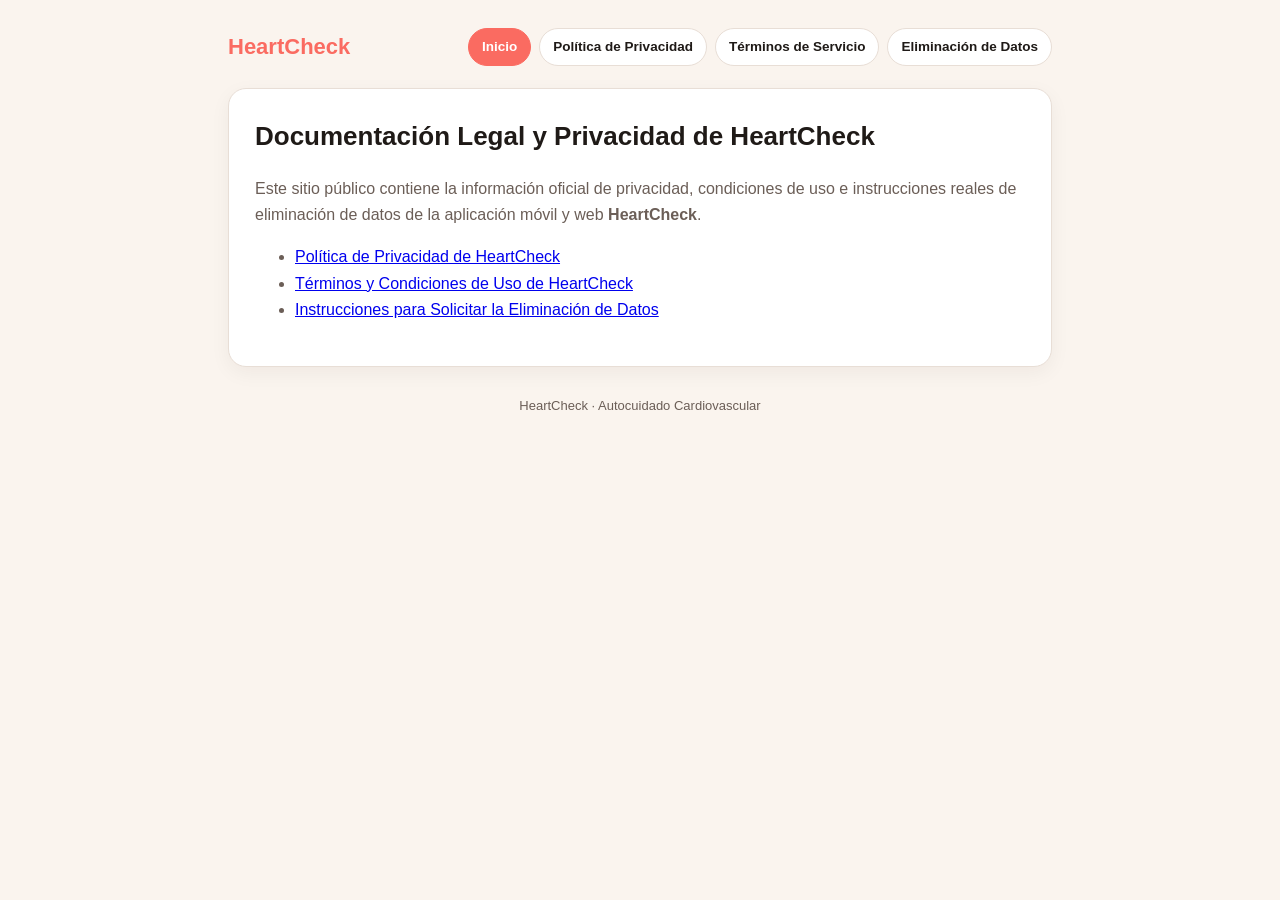
<file: index.html>
<!DOCTYPE html>
<html lang="es">
<head>
  <meta charset="UTF-8" />
  <meta name="viewport" content="width=device-width, initial-scale=1.0" />
  <title>HeartCheck — Documentación Legal Pública</title>
  <link rel="stylesheet" href="./styles.css" />
</head>
<body>
  <div class="wrap">
    <header>
      <a class="brand" href="./index.html">HeartCheck</a>
      <nav>
        <a class="active" href="./index.html">Inicio</a>
        <a href="./privacy.html">Política de Privacidad</a>
        <a href="./terms.html">Términos de Servicio</a>
        <a href="./data-deletion.html">Eliminación de Datos</a>
      </nav>
    </header>
    <main class="card">
      <h1>Documentación Legal y Privacidad de HeartCheck</h1>
      <p>
        Este sitio público contiene la información oficial de privacidad, condiciones de uso e instrucciones
        reales de eliminación de datos de la aplicación móvil y web <strong>HeartCheck</strong>.
      </p>
      <ul>
        <li><a href="./privacy.html">Política de Privacidad de HeartCheck</a></li>
        <li><a href="./terms.html">Términos y Condiciones de Uso de HeartCheck</a></li>
        <li><a href="./data-deletion.html">Instrucciones para Solicitar la Eliminación de Datos</a></li>
      </ul>
    </main>
    <footer>HeartCheck · Autocuidado Cardiovascular</footer>
  </div>
</body>
</html>
</file>
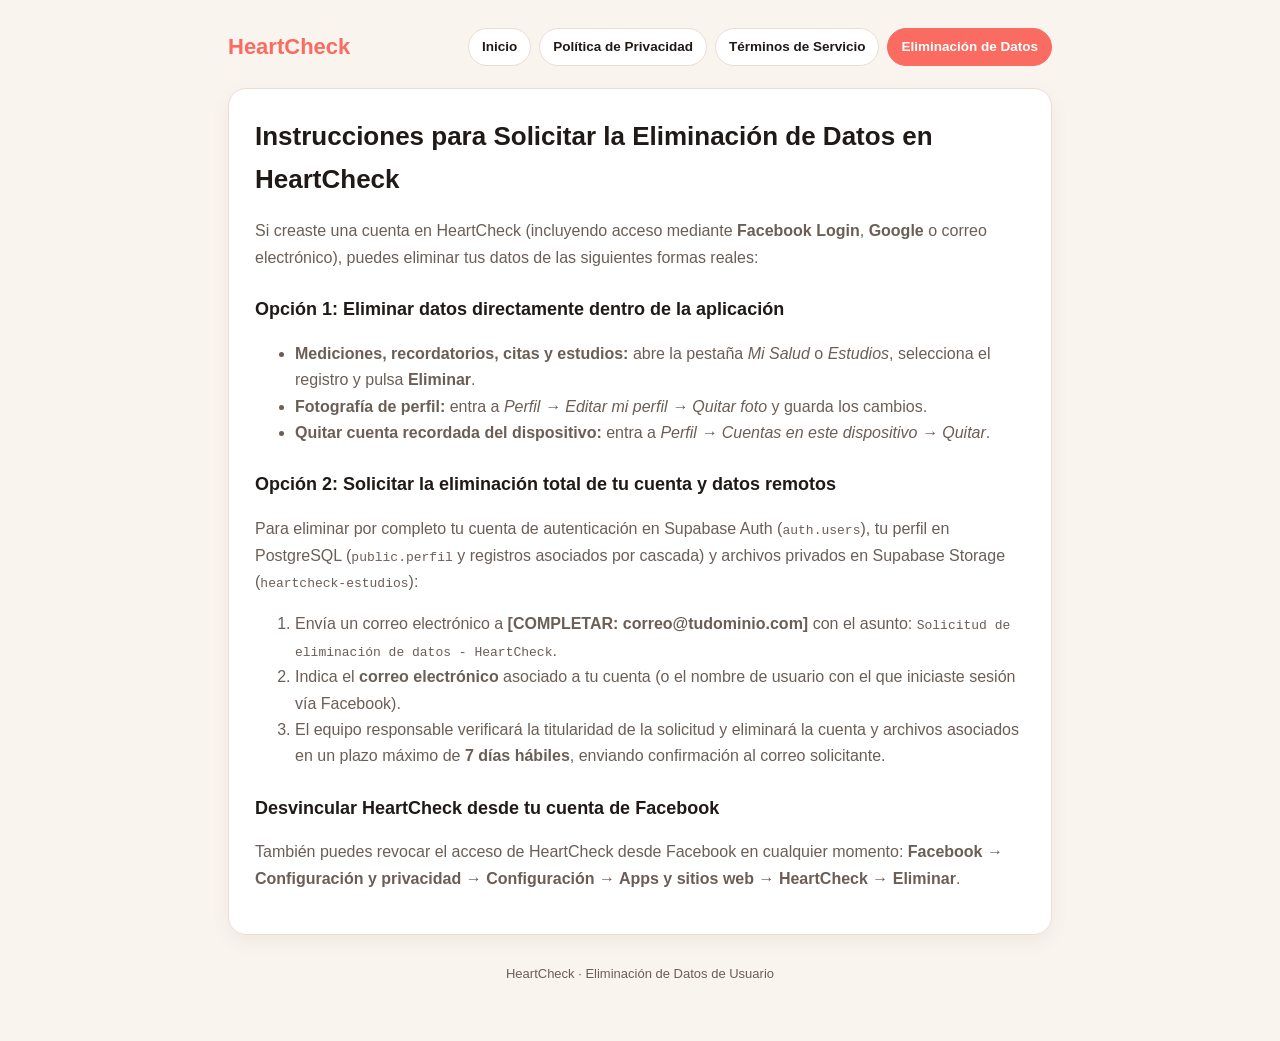
<file: data-deletion.html>
<!DOCTYPE html>
<html lang="es">
<head>
  <meta charset="UTF-8" />
  <meta name="viewport" content="width=device-width, initial-scale=1.0" />
  <title>Eliminación de Datos — HeartCheck</title>
  <link rel="stylesheet" href="./styles.css" />
</head>
<body>
  <div class="wrap">
    <header>
      <a class="brand" href="./index.html">HeartCheck</a>
      <nav>
        <a href="./index.html">Inicio</a>
        <a href="./privacy.html">Política de Privacidad</a>
        <a href="./terms.html">Términos de Servicio</a>
        <a class="active" href="./data-deletion.html">Eliminación de Datos</a>
      </nav>
    </header>
    <main class="card">
      <h1>Instrucciones para Solicitar la Eliminación de Datos en HeartCheck</h1>
      <p>
        Si creaste una cuenta en HeartCheck (incluyendo acceso mediante <strong>Facebook Login</strong>, <strong>Google</strong> o correo electrónico),
        puedes eliminar tus datos de las siguientes formas reales:
      </p>

      <h2>Opción 1: Eliminar datos directamente dentro de la aplicación</h2>
      <ul>
        <li><strong>Mediciones, recordatorios, citas y estudios:</strong> abre la pestaña <em>Mi Salud</em> o <em>Estudios</em>, selecciona el registro y pulsa <strong>Eliminar</strong>.</li>
        <li><strong>Fotografía de perfil:</strong> entra a <em>Perfil → Editar mi perfil → Quitar foto</em> y guarda los cambios.</li>
        <li><strong>Quitar cuenta recordada del dispositivo:</strong> entra a <em>Perfil → Cuentas en este dispositivo → Quitar</em>.</li>
      </ul>

      <h2>Opción 2: Solicitar la eliminación total de tu cuenta y datos remotos</h2>
      <p>
        Para eliminar por completo tu cuenta de autenticación en Supabase Auth (<code>auth.users</code>), tu perfil en PostgreSQL
        (<code>public.perfil</code> y registros asociados por cascada) y archivos privados en Supabase Storage (<code>heartcheck-estudios</code>):
      </p>
      <ol>
        <li>Envía un correo electrónico a <strong>[COMPLETAR: correo@tudominio.com]</strong> con el asunto: <code>Solicitud de eliminación de datos - HeartCheck</code>.</li>
        <li>Indica el <strong>correo electrónico</strong> asociado a tu cuenta (o el nombre de usuario con el que iniciaste sesión vía Facebook).</li>
        <li>El equipo responsable verificará la titularidad de la solicitud y eliminará la cuenta y archivos asociados en un plazo máximo de <strong>7 días hábiles</strong>, enviando confirmación al correo solicitante.</li>
      </ol>

      <h2>Desvincular HeartCheck desde tu cuenta de Facebook</h2>
      <p>
        También puedes revocar el acceso de HeartCheck desde Facebook en cualquier momento:
        <strong>Facebook → Configuración y privacidad → Configuración → Apps y sitios web → HeartCheck → Eliminar</strong>.
      </p>
    </main>
    <footer>HeartCheck · Eliminación de Datos de Usuario</footer>
  </div>
</body>
</html>
</file>
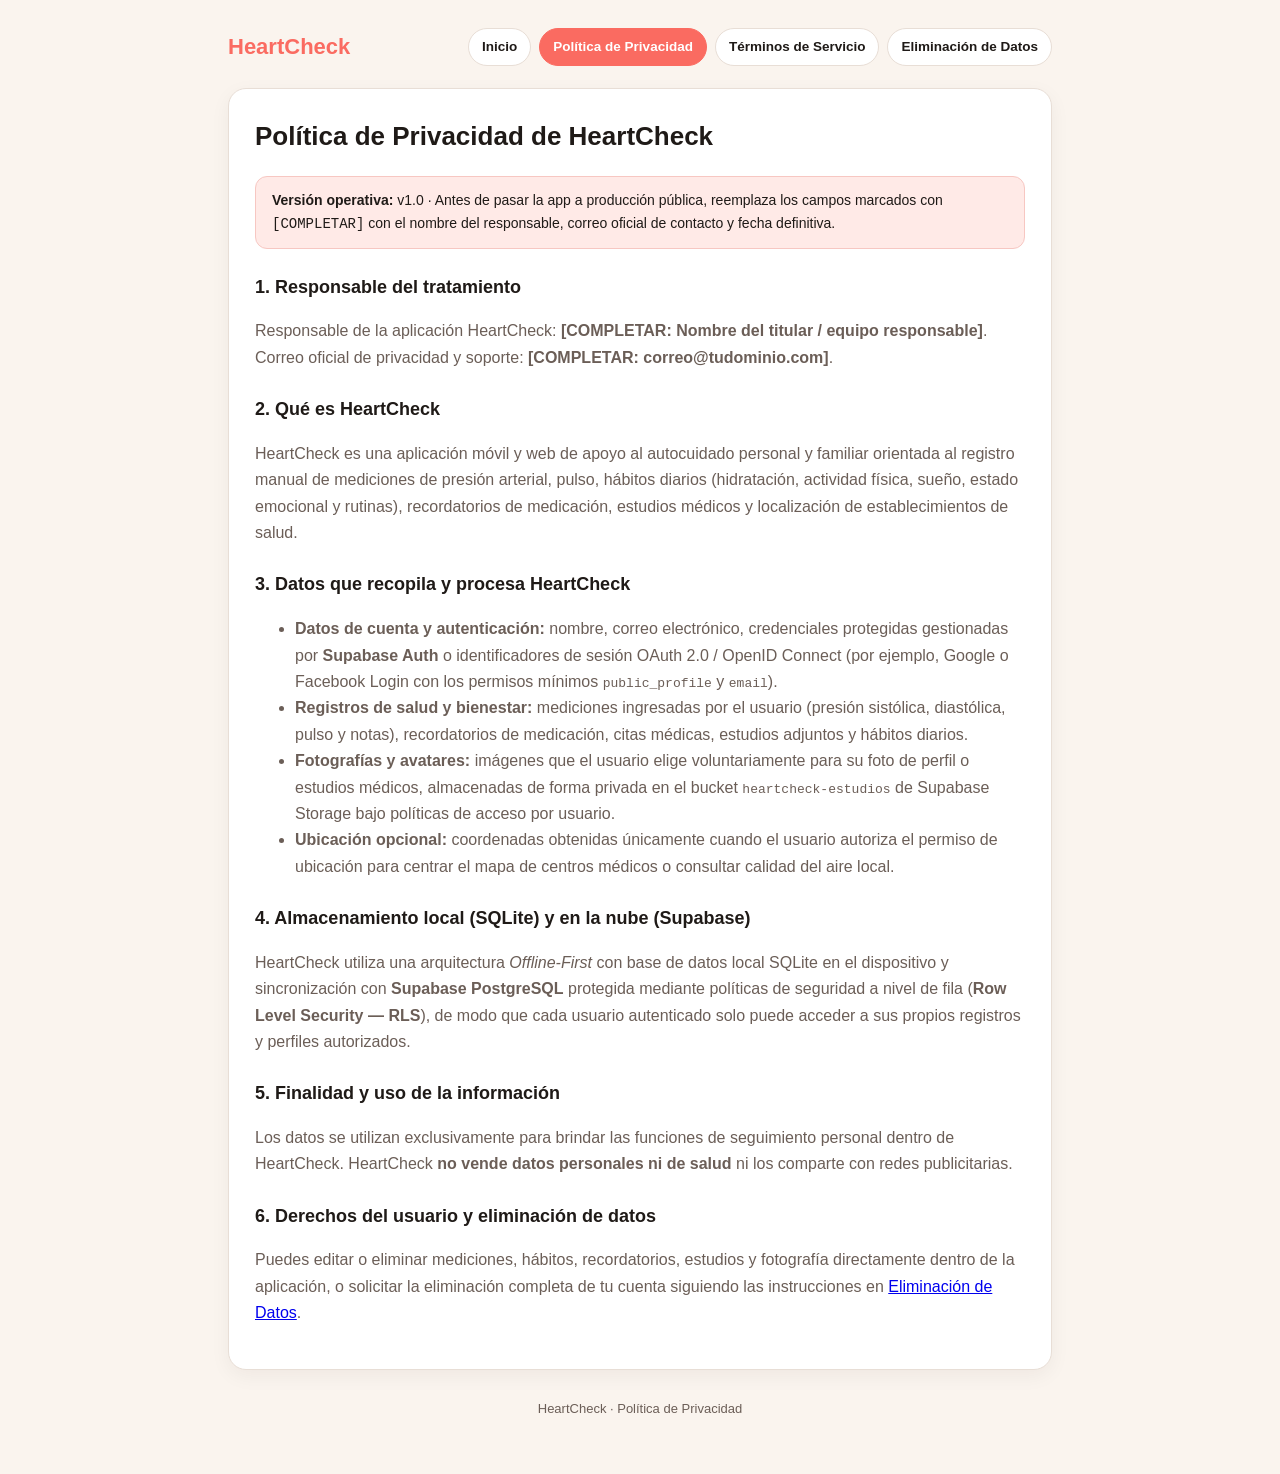
<file: privacy.html>
<!DOCTYPE html>
<html lang="es">
<head>
  <meta charset="UTF-8" />
  <meta name="viewport" content="width=device-width, initial-scale=1.0" />
  <title>Política de Privacidad — HeartCheck</title>
  <link rel="stylesheet" href="./styles.css" />
</head>
<body>
  <div class="wrap">
    <header>
      <a class="brand" href="./index.html">HeartCheck</a>
      <nav>
        <a href="./index.html">Inicio</a>
        <a class="active" href="./privacy.html">Política de Privacidad</a>
        <a href="./terms.html">Términos de Servicio</a>
        <a href="./data-deletion.html">Eliminación de Datos</a>
      </nav>
    </header>
    <main class="card">
      <h1>Política de Privacidad de HeartCheck</h1>
      <div class="notice">
        <strong>Versión operativa:</strong> v1.0 · Antes de pasar la app a producción pública, reemplaza los campos marcados con
        <code>[COMPLETAR]</code> con el nombre del responsable, correo oficial de contacto y fecha definitiva.
      </div>

      <h2>1. Responsable del tratamiento</h2>
      <p>
        Responsable de la aplicación HeartCheck: <strong>[COMPLETAR: Nombre del titular / equipo responsable]</strong>.<br />
        Correo oficial de privacidad y soporte: <strong>[COMPLETAR: correo@tudominio.com]</strong>.
      </p>

      <h2>2. Qué es HeartCheck</h2>
      <p>
        HeartCheck es una aplicación móvil y web de apoyo al autocuidado personal y familiar orientada al registro manual
        de mediciones de presión arterial, pulso, hábitos diarios (hidratación, actividad física, sueño, estado emocional y rutinas),
        recordatorios de medicación, estudios médicos y localización de establecimientos de salud.
      </p>

      <h2>3. Datos que recopila y procesa HeartCheck</h2>
      <ul>
        <li><strong>Datos de cuenta y autenticación:</strong> nombre, correo electrónico, credenciales protegidas gestionadas por <strong>Supabase Auth</strong> o identificadores de sesión OAuth 2.0 / OpenID Connect (por ejemplo, Google o Facebook Login con los permisos mínimos <code>public_profile</code> y <code>email</code>).</li>
        <li><strong>Registros de salud y bienestar:</strong> mediciones ingresadas por el usuario (presión sistólica, diastólica, pulso y notas), recordatorios de medicación, citas médicas, estudios adjuntos y hábitos diarios.</li>
        <li><strong>Fotografías y avatares:</strong> imágenes que el usuario elige voluntariamente para su foto de perfil o estudios médicos, almacenadas de forma privada en el bucket <code>heartcheck-estudios</code> de Supabase Storage bajo políticas de acceso por usuario.</li>
        <li><strong>Ubicación opcional:</strong> coordenadas obtenidas únicamente cuando el usuario autoriza el permiso de ubicación para centrar el mapa de centros médicos o consultar calidad del aire local.</li>
      </ul>

      <h2>4. Almacenamiento local (SQLite) y en la nube (Supabase)</h2>
      <p>
        HeartCheck utiliza una arquitectura <em>Offline-First</em> con base de datos local SQLite en el dispositivo y sincronización
        con <strong>Supabase PostgreSQL</strong> protegida mediante políticas de seguridad a nivel de fila (<strong>Row Level Security — RLS</strong>),
        de modo que cada usuario autenticado solo puede acceder a sus propios registros y perfiles autorizados.
      </p>

      <h2>5. Finalidad y uso de la información</h2>
      <p>
        Los datos se utilizan exclusivamente para brindar las funciones de seguimiento personal dentro de HeartCheck.
        HeartCheck <strong>no vende datos personales ni de salud</strong> ni los comparte con redes publicitarias.
      </p>

      <h2>6. Derechos del usuario y eliminación de datos</h2>
      <p>
        Puedes editar o eliminar mediciones, hábitos, recordatorios, estudios y fotografía directamente dentro de la aplicación,
        o solicitar la eliminación completa de tu cuenta siguiendo las instrucciones en
        <a href="./data-deletion.html">Eliminación de Datos</a>.
      </p>
    </main>
    <footer>HeartCheck · Política de Privacidad</footer>
  </div>
</body>
</html>
</file>
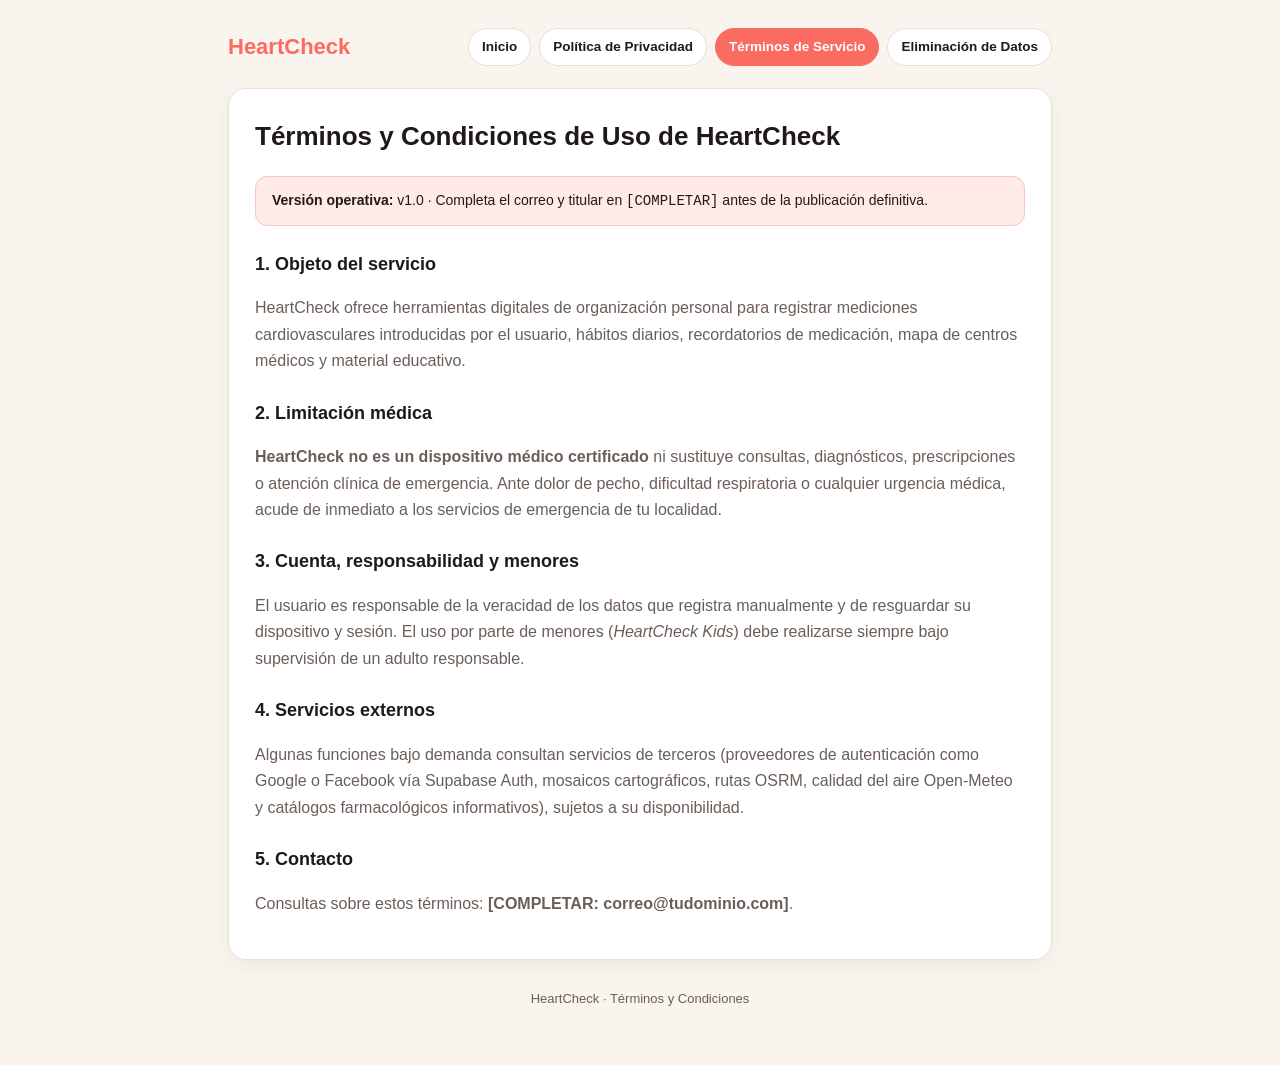
<file: terms.html>
<!DOCTYPE html>
<html lang="es">
<head>
  <meta charset="UTF-8" />
  <meta name="viewport" content="width=device-width, initial-scale=1.0" />
  <title>Términos y Condiciones — HeartCheck</title>
  <link rel="stylesheet" href="./styles.css" />
</head>
<body>
  <div class="wrap">
    <header>
      <a class="brand" href="./index.html">HeartCheck</a>
      <nav>
        <a href="./index.html">Inicio</a>
        <a href="./privacy.html">Política de Privacidad</a>
        <a class="active" href="./terms.html">Términos de Servicio</a>
        <a href="./data-deletion.html">Eliminación de Datos</a>
      </nav>
    </header>
    <main class="card">
      <h1>Términos y Condiciones de Uso de HeartCheck</h1>
      <div class="notice">
        <strong>Versión operativa:</strong> v1.0 · Completa el correo y titular en <code>[COMPLETAR]</code> antes de la publicación definitiva.
      </div>

      <h2>1. Objeto del servicio</h2>
      <p>
        HeartCheck ofrece herramientas digitales de organización personal para registrar mediciones cardiovasculares
        introducidas por el usuario, hábitos diarios, recordatorios de medicación, mapa de centros médicos y material educativo.
      </p>

      <h2>2. Limitación médica</h2>
      <p>
        <strong>HeartCheck no es un dispositivo médico certificado</strong> ni sustituye consultas, diagnósticos,
        prescripciones o atención clínica de emergencia. Ante dolor de pecho, dificultad respiratoria o cualquier urgencia médica,
        acude de inmediato a los servicios de emergencia de tu localidad.
      </p>

      <h2>3. Cuenta, responsabilidad y menores</h2>
      <p>
        El usuario es responsable de la veracidad de los datos que registra manualmente y de resguardar su dispositivo y sesión.
        El uso por parte de menores (<em>HeartCheck Kids</em>) debe realizarse siempre bajo supervisión de un adulto responsable.
      </p>

      <h2>4. Servicios externos</h2>
      <p>
        Algunas funciones bajo demanda consultan servicios de terceros (proveedores de autenticación como Google o Facebook vía Supabase Auth,
        mosaicos cartográficos, rutas OSRM, calidad del aire Open-Meteo y catálogos farmacológicos informativos), sujetos a su disponibilidad.
      </p>

      <h2>5. Contacto</h2>
      <p>
        Consultas sobre estos términos: <strong>[COMPLETAR: correo@tudominio.com]</strong>.
      </p>
    </main>
    <footer>HeartCheck · Términos y Condiciones</footer>
  </div>
</body>
</html>
</file>
<file: styles.css>
:root {
  --bg: #FAF4EE;
  --card: #FFFFFF;
  --border: #E8DED6;
  --text: #1F1A17;
  --muted: #6B5E57;
  --primary: #FA6B61;
  --primary-soft: #FFEAE7;
}
* { box-sizing: border-box; }
body {
  margin: 0;
  font-family: -apple-system, BlinkMacSystemFont, "Segoe UI", Roboto, sans-serif;
  background: var(--bg);
  color: var(--text);
  line-height: 1.65;
}
.wrap {
  max-width: 860px;
  margin: 0 auto;
  padding: 28px 18px 56px;
}
header {
  display: flex;
  flex-wrap: wrap;
  align-items: center;
  justify-content: space-between;
  gap: 12px;
  margin-bottom: 22px;
}
.brand {
  font-size: 22px;
  font-weight: 800;
  color: var(--primary);
  text-decoration: none;
}
nav {
  display: flex;
  flex-wrap: wrap;
  gap: 8px;
}
nav a {
  text-decoration: none;
  color: var(--text);
  background: var(--card);
  border: 1px solid var(--border);
  padding: 7px 13px;
  border-radius: 999px;
  font-size: 13.5px;
  font-weight: 600;
}
nav a.active {
  background: var(--primary);
  color: #FFFFFF;
  border-color: var(--primary);
}
.card {
  background: var(--card);
  border: 1px solid var(--border);
  border-radius: 18px;
  padding: 26px;
  box-shadow: 0 6px 20px rgba(31, 26, 23, 0.05);
}
h1 { margin-top: 0; font-size: 26px; }
h2 { margin-top: 24px; font-size: 18px; color: var(--text); }
p, li { color: var(--muted); }
.notice {
  background: var(--primary-soft);
  border: 1px solid #F7C7C2;
  border-radius: 12px;
  padding: 12px 16px;
  font-size: 14px;
  margin-bottom: 18px;
}
footer {
  margin-top: 28px;
  text-align: center;
  font-size: 13px;
  color: var(--muted);
}
</file>
